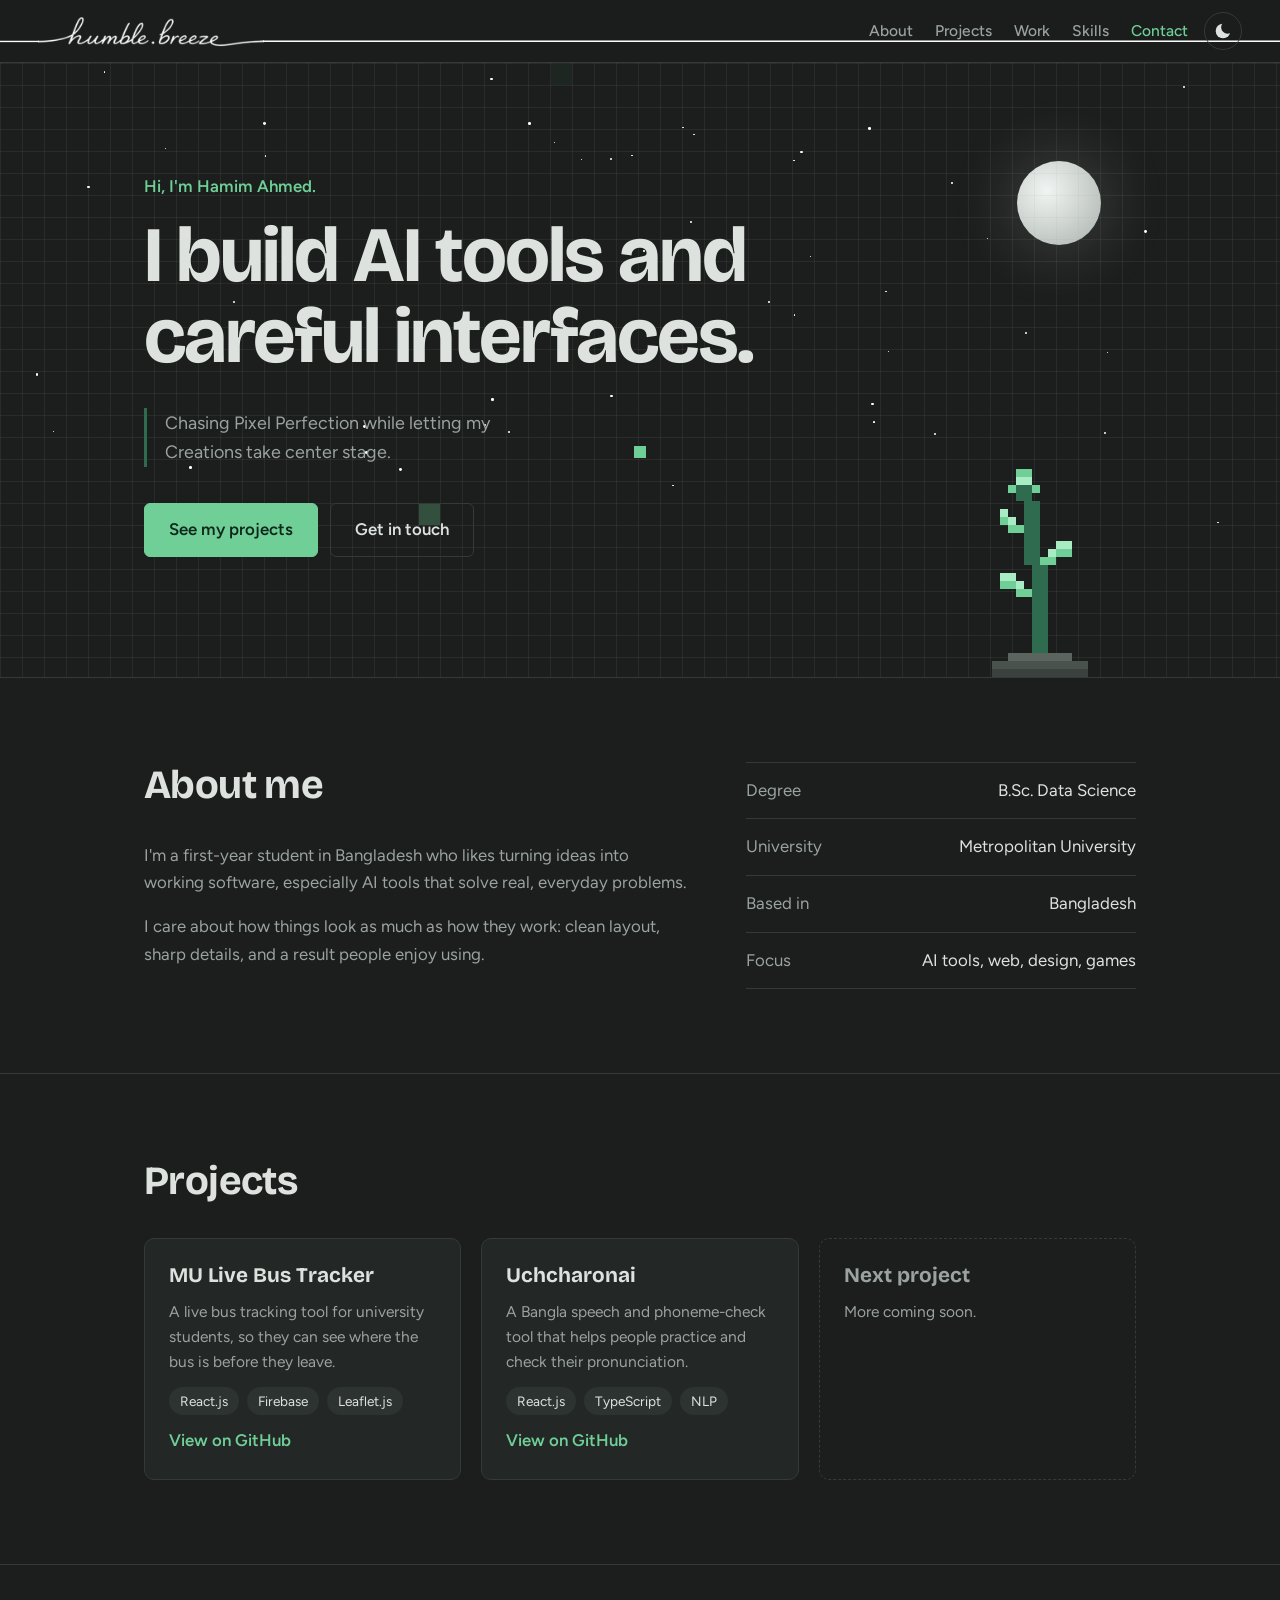
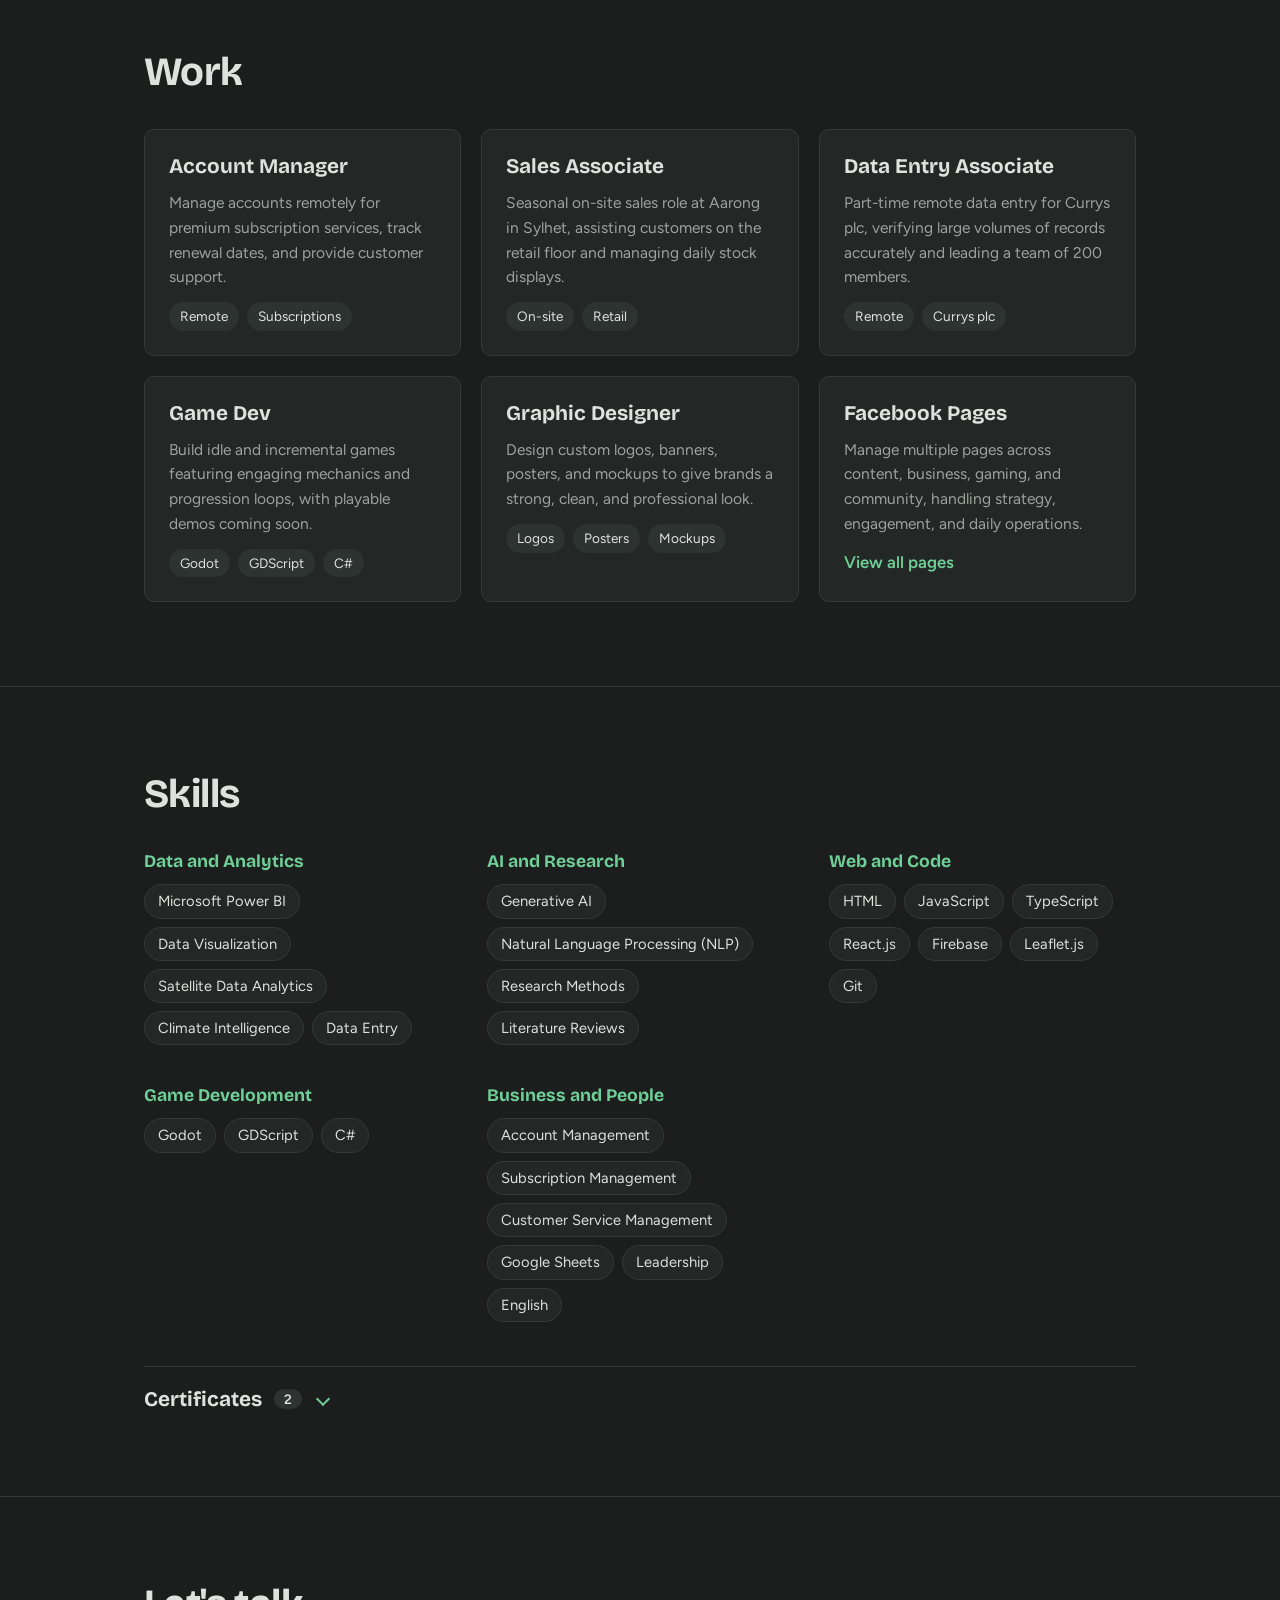
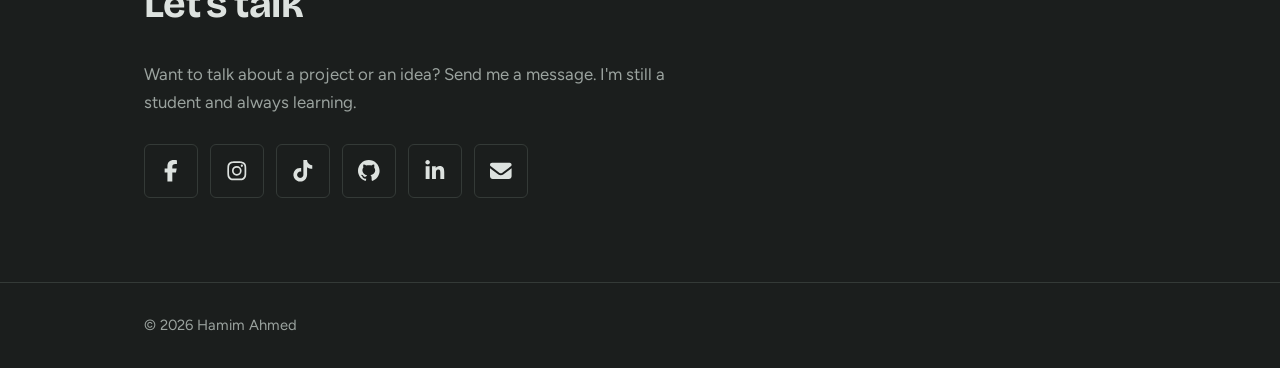
<file: index.html>
<!DOCTYPE html>
<html lang="en">
<head>
<meta charset="utf-8">
<meta name="viewport" content="width=device-width, initial-scale=1">
<title>Hamim Ahmed | Portfolio</title>
<link rel="icon" href="/favicon.ico" sizes="48x48">
<link rel="icon" type="image/png" sizes="192x192" href="/icon-192.png">
<link rel="apple-touch-icon" href="/apple-touch-icon.png">
<meta name="theme-color" content="#1b1e1d">
<meta property="og:type" content="website">
<meta property="og:title" content="Hamim Ahmed | Portfolio">
<meta property="og:description" content="Hamim Ahmed, Data Science student building AI tools and applied software.">
<meta property="og:url" content="https://humblehamim.pages.dev/">
<link rel="canonical" href="https://humblehamim.pages.dev/">
<link rel="preload" as="image" href="logo.png">
<meta property="og:image" content="https://humblehamim.pages.dev/og.png">
<meta property="og:image:alt" content="Hamim Ahmed, Data Science student building AI tools">
<meta name="twitter:card" content="summary_large_image">
<script type="application/ld+json">{"@context":"https://schema.org","@type":"Person","name":"Hamim Ahmed","url":"https://humblehamim.pages.dev/","alumniOf":"Metropolitan University","sameAs":["https://www.facebook.com/ImHamimAhmed","https://www.instagram.com/humble.hamim/","https://www.tiktok.com/@humble.hamim","https://github.com/HumbleHamim","https://www.linkedin.com/in/humblehamim/"]}</script>
<meta name="description" content="Hamim Ahmed, Data Science student building AI tools and applied software.">
<script>try{if(localStorage.getItem("theme")==="light")document.documentElement.setAttribute("data-theme","light")}catch(e){}</script>
<link rel="preconnect" href="https://fonts.googleapis.com">
<link rel="preconnect" href="https://fonts.gstatic.com" crossorigin>
<link href="https://fonts.googleapis.com/css2?family=Bricolage+Grotesque:opsz,wght@12..96,500;12..96,700&family=Figtree:wght@400;500;600&display=swap" rel="stylesheet">
<link rel="stylesheet" href="style.css">
</head>
<body>
<div id="bar"></div>

<header>
  <div class="bar-in">
    <a class="logo" href="#top" aria-label="Hamim Ahmed, home"><img src="logo.png" alt="" height="38" onerror="this.style.display='none';this.nextElementSibling.hidden=false;this.parentNode.classList.add('nologo')"><span hidden>Hamim Ahmed</span></a>
    <nav aria-label="Main">
      <a href="#about">About</a>
      <a href="#projects">Projects</a>
      <a href="#work">Work</a>
      <a href="#skills">Skills</a>
      <a href="#contact">Contact</a>
    </nav>
    <button id="theme" class="theme-btn" type="button" aria-label="Switch to light mode"><svg viewBox="0 0 24 24" width="22" height="22" aria-hidden="true"><mask id="moonmask"><rect width="24" height="24" fill="#fff"/><circle class="mm" cx="12" cy="12" r="7" fill="#000"/></mask><circle class="body" cx="12" cy="12" r="5" mask="url(#moonmask)" fill="currentColor"/><g class="rays" stroke="currentColor" stroke-width="2" stroke-linecap="round"><line x1="12" y1="1.6" x2="12" y2="3.8" transform="rotate(0 12 12)"/><line x1="12" y1="1.6" x2="12" y2="3.8" transform="rotate(45 12 12)"/><line x1="12" y1="1.6" x2="12" y2="3.8" transform="rotate(90 12 12)"/><line x1="12" y1="1.6" x2="12" y2="3.8" transform="rotate(135 12 12)"/><line x1="12" y1="1.6" x2="12" y2="3.8" transform="rotate(180 12 12)"/><line x1="12" y1="1.6" x2="12" y2="3.8" transform="rotate(225 12 12)"/><line x1="12" y1="1.6" x2="12" y2="3.8" transform="rotate(270 12 12)"/><line x1="12" y1="1.6" x2="12" y2="3.8" transform="rotate(315 12 12)"/></g></svg></button>
  </div>
</header>

<main id="top">

<div class="hero">
  <div class="sky" aria-hidden="true"><div class="stars"></div><div class="clouds"><i class="cloud c1"></i><i class="cloud c2"></i><i class="cloud c3"></i></div><i class="orb moon"></i><i class="orb sun"></i></div>
  <canvas id="grid" aria-hidden="true"></canvas>
  <canvas id="sprout" aria-hidden="true"></canvas>
  <div class="wrap">
    <p class="hello">Hi, I'm Hamim Ahmed.</p>
    <h1>I build AI tools and careful interfaces.</h1>
    <blockquote class="motto">Chasing Pixel Perfection while letting my<br>Creations take center stage.</blockquote>
    <div class="btns">
      <a class="btn main" href="#projects">See my projects</a>
      <a class="btn alt" href="#contact">Get in touch</a>
    </div>
  </div>
</div>

<section id="about">
  <div class="wrap about">
    <div>
      <h2>About me</h2>
      <p>I'm a first-year student in Bangladesh who likes turning ideas into working software, especially AI tools that solve real, everyday problems.</p>
      <p>I care about how things look as much as how they work: clean layout, sharp details, and a result people enjoy using.</p>
    </div>
    <ul class="facts">
      <li><span>Degree</span><span>B.Sc. Data Science</span></li>
      <li><span>University</span><span>Metropolitan University</span></li>
      <li><span>Based in</span><span>Bangladesh</span></li>
      <li><span>Focus</span><span>AI tools, web, design, games</span></li>
    </ul>
  </div>
</section>

<section id="projects">
  <div class="wrap">
    <h2>Projects</h2>
    <div class="cards">

      <!-- PROJECT CARD: copy this block to add a new project -->
      <article class="card">
        <h3>MU Live Bus Tracker</h3>
        <p>A live bus tracking tool for university students, so they can see where the bus is before they leave.</p>
        <div class="tags"><span>React.js</span><span>Firebase</span><span>Leaflet.js</span></div>
        <a href="https://github.com/HumbleHamim/MU-Bus-Tracker" target="_blank" rel="noopener">View on GitHub</a>
      </article>

      <article class="card">
        <h3>Uchcharonai</h3>
        <p>A Bangla speech and phoneme-check tool that helps people practice and check their pronunciation.</p>
        <div class="tags"><span>React.js</span><span>TypeScript</span><span>NLP</span></div>
        <a href="https://github.com/HumbleHamim/Uccharon-AI-by-Kirrahdia-team" target="_blank" rel="noopener">View on GitHub</a>
      </article>
      <!-- END PROJECT CARD -->

      <article class="card empty">
        <h3>Next project</h3>
        <p>More coming soon.</p>
      </article>

    </div>
  </div>
</section>

<section id="work">
  <div class="wrap">
    <h2>Work</h2>
    <div class="cards">
      <article class="card">
        <h3>Account Manager</h3>
        <p>Manage accounts remotely for premium subscription services, track renewal dates, and provide customer support.</p>
        <div class="tags"><span>Remote</span><span>Subscriptions</span></div>
      </article>
      <article class="card">
        <h3>Sales Associate</h3>
        <p>Seasonal on-site sales role at Aarong in Sylhet, assisting customers on the retail floor and managing daily stock displays.</p>
        <div class="tags"><span>On-site</span><span>Retail</span></div>
      </article>
      <article class="card">
        <h3>Data Entry Associate</h3>
        <p>Part-time remote data entry for Currys plc, verifying large volumes of records accurately and leading a team of 200 members.</p>
        <div class="tags"><span>Remote</span><span>Currys plc</span></div>
      </article>
      <article class="card">
        <h3>Game Dev</h3>
        <p>Build idle and incremental games featuring engaging mechanics and progression loops, with playable demos coming soon.</p>
        <div class="tags"><span>Godot</span><span>GDScript</span><span>C#</span></div>
      </article>
      <article class="card">
        <h3>Graphic Designer</h3>
        <p>Design custom logos, banners, posters, and mockups to give brands a strong, clean, and professional look.</p>
        <div class="tags"><span>Logos</span><span>Posters</span><span>Mockups</span></div>
      </article>
      <article class="card fbcard">
        <h3>Facebook Pages</h3>
        <p>Manage multiple pages across content, business, gaming, and community, handling strategy, engagement, and daily operations.</p>
        <button class="more" type="button" aria-expanded="false" aria-controls="pages-panel">View all pages</button>
        <div id="pages-panel" class="panel" hidden>
          <div class="cards compact">
              <article class="card">
                <h3>DSc Coven</h3>
                <p>Manage a student-led educational community and content page for Data Science students at Metropolitan University.</p>
                <a href="https://www.facebook.com/1062751756930092" target="_blank" rel="noopener">Visit page</a>
              </article>
              <article class="card">
                <h3>HRS Team</h3>
                <p>An online business run with two partners, built around affordable, trusted digital services for everyday users.</p>
                <a href="https://www.facebook.com/218362291365627" target="_blank" rel="noopener">Visit page</a>
              </article>
              <article class="card">
                <h3>Premium Education Hub</h3>
                <p>Manage and renew digital subscriptions for students, like ChatGPT, Gemini, Canva and Grammarly, so nothing ever lapses.</p>
                <a href="https://www.facebook.com/1070780342783674" target="_blank" rel="noopener">Visit page</a>
              </article>
              <article class="card">
                <h3>Premium Streaming Hub</h3>
                <p>Handle renewals for streaming subscriptions like YouTube Premium, Spotify and Netflix, as a personal assistant service.</p>
                <a href="https://www.facebook.com/617478764784424" target="_blank" rel="noopener">Visit page</a>
              </article>
              <article class="card">
                <h3>HRS Luxeven</h3>
                <p>Manage brand identity, daily operations, and business growth for a premium clothing line focused on timeless style.</p>
                <a href="https://www.facebook.com/1470755589448457" target="_blank" rel="noopener">Visit page</a>
              </article>
              <article class="card">
                <h3>RCL Empire</h3>
                <p>Manage content and community engagement for a Minecraft team on the Cyanplex server.</p>
                <a href="https://www.facebook.com/104432019343906" target="_blank" rel="noopener">Visit page</a>
              </article>
          </div>
        </div>
      </article>
    </div>
  </div>
</section>

<section id="skills">
  <div class="wrap">
    <h2>Skills</h2>
    <div class="skills">
      <div>
        <h3>Data and Analytics</h3>
        <ul><li>Microsoft Power BI</li><li>Data Visualization</li><li>Satellite Data Analytics</li><li>Climate Intelligence</li><li>Data Entry</li></ul>
      </div>
      <div>
        <h3>AI and Research</h3>
        <ul><li>Generative AI</li><li>Natural Language Processing (NLP)</li><li>Research Methods</li><li>Literature Reviews</li></ul>
      </div>
      <div>
        <h3>Web and Code</h3>
        <ul><li>HTML</li><li>JavaScript</li><li>TypeScript</li><li>React.js</li><li>Firebase</li><li>Leaflet.js</li><li>Git</li></ul>
      </div>
      <div>
        <h3>Game Development</h3>
        <ul><li>Godot</li><li>GDScript</li><li>C#</li></ul>
      </div>
      <div>
        <h3>Business and People</h3>
        <ul><li>Account Management</li><li>Subscription Management</li><li>Customer Service Management</li><li>Google Sheets</li><li>Leadership</li><li>English</li></ul>
      </div>
    </div>
    <details class="certs">
      <summary>Certificates <span>2</span></summary>
      <ul class="certlist">
        <li><strong>Satellite Data Analytics with Power BI – Climate &amp; Environmental Intelligence</strong><span>Metropolitan University Geography and Astronomical Society · Jul 2026</span></li>
        <li><strong>Using Generative and Agentic AI in the Literature Review</strong><span>Elsevier Researcher Academy · Oct 2026</span></li>
      </ul>
    </details>
  </div>
</section>

<section id="contact" class="contact">
  <div class="wrap">
    <h2>Let's talk</h2>
    <p>Want to talk about a project or an idea? Send me a message. I'm still a student and always learning.</p>
    <div class="links">
      <a class="btn alt icon-btn" href="https://www.facebook.com/ImHamimAhmed" target="_blank" rel="noopener" aria-label="Facebook" title="Facebook"><svg viewBox="0 0 320 512" aria-hidden="true"><path d="M80 299.3l0 212.7 116 0 0-212.7 86.5 0 18-97.8-104.5 0 0-34.6c0-51.7 20.3-71.5 72.7-71.5 16.3 0 29.4 .4 37 1.2l0-88.7C291.4 4 256.4 0 236.2 0 129.3 0 80 50.5 80 159.4l0 42.1-66 0 0 97.8 66 0z"/></svg></a>
      <a class="btn alt icon-btn" href="https://www.instagram.com/humble.hamim/" target="_blank" rel="noopener" aria-label="Instagram" title="Instagram"><svg viewBox="0 0 448 512" aria-hidden="true"><path d="M224.3 141a115 115 0 1 0 -.6 230 115 115 0 1 0 .6-230zm-.6 40.4a74.6 74.6 0 1 1 .6 149.2 74.6 74.6 0 1 1 -.6-149.2zm93.4-45.1a26.8 26.8 0 1 1 53.6 0 26.8 26.8 0 1 1 -53.6 0zm129.7 27.2c-1.7-35.9-9.9-67.7-36.2-93.9-26.2-26.2-58-34.4-93.9-36.2-37-2.1-147.9-2.1-184.9 0-35.8 1.7-67.6 9.9-93.9 36.1s-34.4 58-36.2 93.9c-2.1 37-2.1 147.9 0 184.9 1.7 35.9 9.9 67.7 36.2 93.9s58 34.4 93.9 36.2c37 2.1 147.9 2.1 184.9 0 35.9-1.7 67.7-9.9 93.9-36.2 26.2-26.2 34.4-58 36.2-93.9 2.1-37 2.1-147.8 0-184.8zM399 388c-7.8 19.6-22.9 34.7-42.6 42.6-29.5 11.7-99.5 9-132.1 9s-102.7 2.6-132.1-9c-19.6-7.8-34.7-22.9-42.6-42.6-11.7-29.5-9-99.5-9-132.1s-2.6-102.7 9-132.1c7.8-19.6 22.9-34.7 42.6-42.6 29.5-11.7 99.5-9 132.1-9s102.7-2.6 132.1 9c19.6 7.8 34.7 22.9 42.6 42.6 11.7 29.5 9 99.5 9 132.1s2.7 102.7-9 132.1z"/></svg></a>
      <a class="btn alt icon-btn" href="https://www.tiktok.com/@humble.hamim" target="_blank" rel="noopener" aria-label="TikTok" title="TikTok"><svg viewBox="0 0 448 512" aria-hidden="true"><path d="M448.5 209.9c-44 .1-87-13.6-122.8-39.2l0 178.7c0 33.1-10.1 65.4-29 92.6s-45.6 48-76.6 59.6-64.8 13.5-96.9 5.3-60.9-25.9-82.7-50.8-35.3-56-39-88.9 2.9-66.1 18.6-95.2 40-52.7 69.6-67.7 62.9-20.5 95.7-16l0 89.9c-15-4.7-31.1-4.6-46 .4s-27.9 14.6-37 27.3-14 28.1-13.9 43.9 5.2 31 14.5 43.7 22.4 22.1 37.4 26.9 31.1 4.8 46-.1 28-14.4 37.2-27.1 14.2-28.1 14.2-43.8l0-349.4 88 0c-.1 7.4 .6 14.9 1.9 22.2 3.1 16.3 9.4 31.9 18.7 45.7s21.3 25.6 35.2 34.6c19.9 13.1 43.2 20.1 67 20.1l0 87.4z"/></svg></a>
      <a class="btn alt icon-btn" href="https://github.com/HumbleHamim" target="_blank" rel="noopener" aria-label="GitHub" title="GitHub"><svg viewBox="0 0 512 512" aria-hidden="true"><path d="M216.5 362.5c-66-8-112.5-55.5-112.5-117 0-25 9-52 24-70-6.5-16.5-5.5-51.5 2-66 20-2.5 47 8 63 22.5 19-6 39-9 63.5-9s44.5 3 62.5 8.5c15.5-14 43-24.5 63-22 7 13.5 8 48.5 1.5 65.5 16 19 24.5 44.5 24.5 70.5 0 61.5-46.5 108-113.5 116.5 17 11 28.5 35 28.5 62.5l0 52C323 491.5 335.5 500 350.5 494 441 459.5 512 369 512 257 512 115.5 397 0 255.5 0S0 115.5 0 257c0 111 70.5 203 165.5 237.5 13.5 5 26.5-4 26.5-17.5l0-40c-7 3-16 5-24 5-33 0-52.5-18-66.5-51.5-5.5-13.5-11.5-21.5-23-23-6-.5-8-3-8-6 0-6 10-10.5 20-10.5 14.5 0 27 9 40 27.5 10 14.5 20.5 21 33 21s20.5-4.5 32-16c8.5-8.5 15-16 21-21z"/></svg></a>
      <a class="btn alt icon-btn" href="https://www.linkedin.com/in/humblehamim/" target="_blank" rel="noopener" aria-label="LinkedIn" title="LinkedIn"><svg viewBox="0 0 448 512" aria-hidden="true"><path d="M100.3 448l-92.9 0 0-299.1 92.9 0 0 299.1zM53.8 108.1C24.1 108.1 0 83.5 0 53.8 0 39.5 5.7 25.9 15.8 15.8s23.8-15.8 38-15.8 27.9 5.7 38 15.8 15.8 23.8 15.8 38c0 29.7-24.1 54.3-53.8 54.3zM447.9 448l-92.7 0 0-145.6c0-34.7-.7-79.2-48.3-79.2-48.3 0-55.7 37.7-55.7 76.7l0 148.1-92.8 0 0-299.1 89.1 0 0 40.8 1.3 0c12.4-23.5 42.7-48.3 87.9-48.3 94 0 111.3 61.9 111.3 142.3l0 164.3-.1 0z"/></svg></a>
      <a class="btn alt icon-btn" href="mailto:hamimhb123@gmail.com" aria-label="Email" title="Email"><svg viewBox="0 0 512 512" aria-hidden="true"><path d="M48 64c-26.5 0-48 21.5-48 48 0 15.1 7.1 29.3 19.2 38.4l208 156c17.1 12.8 40.5 12.8 57.6 0l208-156c12.1-9.1 19.2-23.3 19.2-38.4 0-26.5-21.5-48-48-48L48 64zM0 196L0 384c0 35.3 28.7 64 64 64l384 0c35.3 0 64-28.7 64-64l0-188-198.4 148.8c-34.1 25.6-81.1 25.6-115.2 0L0 196z"/></svg></a>
    </div>
  </div>
</section>

</main>

<!-- Icons: Font Awesome Free 6 (CC BY 4.0) https://fontawesome.com/license/free -->
<footer>
  <div class="wrap">&copy; <span id="yr"></span> Hamim Ahmed</div>
</footer>

<a href="#top" id="totop" aria-label="Back to top"><svg viewBox="0 0 24 24" aria-hidden="true"><path d="M12 19V6M6 12l6-6 6 6" fill="none" stroke="currentColor" stroke-width="2.4" stroke-linecap="round" stroke-linejoin="round"/></svg></a>
<script src="script.js"></script>
</body>
</html>
</file>
<file: style.css>
:root{
  --bg:#1b1e1d; --head:rgba(27,30,29,.88); --surface:#232726; --line:#343a37;
  --ash:#9ba39f; --silver:#dde2df; --green:#6fcf97; --green-deep:#2f6b4f;
  --display:'Bricolage Grotesque','Segoe UI',Arial,sans-serif;
  --body:'Figtree','Segoe UI',Arial,sans-serif;
}
*{box-sizing:border-box;margin:0;padding:0}
html{scroll-behavior:smooth}
body{background:var(--bg);color:var(--silver);font:400 1.05rem/1.65 var(--body)}
a{color:inherit}
:focus-visible{outline:2px solid var(--green);outline-offset:3px}
.wrap{max-width:1040px;margin:0 auto;padding:0 24px}

/* nav */
header{position:sticky;top:0;z-index:5;background:var(--head);backdrop-filter:blur(8px);border-bottom:1px solid var(--line)}
header .wrap{display:flex;justify-content:space-between;align-items:center;height:60px}
.logo{font:700 1.15rem var(--display);text-decoration:none}
nav{display:flex;gap:22px}
nav a{color:var(--ash);text-decoration:none;font-weight:500;font-size:.97rem}
nav a:hover{color:var(--green)}

/* hero */
.hero{position:relative;overflow:hidden;border-bottom:1px solid var(--line)}
#grid{position:absolute;inset:0;width:100%;height:100%}
.hero .wrap{position:relative;padding-top:110px;padding-bottom:120px;pointer-events:none}
.hero a,.hero .btn{pointer-events:auto}
.hello{color:var(--green);font-weight:600;margin-bottom:14px}
h1{font:700 clamp(2.5rem,7vw,4.9rem)/1.04 var(--display);letter-spacing:-.025em;max-width:14ch}
.motto{margin-top:30px;max-width:46ch;color:var(--ash);font-size:1.12rem;padding-left:18px;border-left:3px solid var(--green-deep)}
.btns{display:flex;gap:12px;margin-top:36px;flex-wrap:wrap}
.btn{display:inline-block;padding:12px 24px;border-radius:6px;font-weight:600;text-decoration:none;border:1px solid var(--line);transition:background .2s,border-color .2s}
.btn.main{background:var(--green);color:#10281c;border-color:var(--green)}
.btn.main:hover{background:#8be0ae}
.btn.alt:hover{border-color:var(--green);color:var(--green)}

/* sections */
section{padding:84px 0;border-bottom:1px solid var(--line)}
h2{font:700 clamp(1.8rem,4vw,2.5rem)/1.15 var(--display);letter-spacing:-.015em;margin-bottom:34px}
.about{display:grid;grid-template-columns:1.4fr 1fr;gap:56px}
.about p+p{margin-top:16px}
.about p{color:var(--ash)}
.facts{list-style:none;border-top:1px solid var(--line)}
.facts li{padding:14px 0;border-bottom:1px solid var(--line);display:flex;justify-content:space-between;gap:16px}
.facts span:first-child{color:var(--ash)}

/* projects */
.cards{display:grid;grid-template-columns:repeat(auto-fill,minmax(min(280px,100%),1fr));gap:20px;justify-content:start;align-items:stretch;grid-auto-flow:dense}
.card{background:var(--surface);border:1px solid var(--line);border-radius:10px;padding:24px;display:flex;flex-direction:column;gap:14px;transition:border-color .2s}
.card:hover{border-color:var(--green-deep)}
.card h3{font:700 1.3rem var(--display)}
.card p{color:var(--ash);font-size:.97rem;line-height:1.6}
.tags{display:flex;flex-wrap:wrap;gap:8px}
.tags span{font-size:.85rem;padding:3px 11px;border-radius:99px;background:#2d3331;color:var(--silver)}
.card a,.more{color:var(--green);font-weight:600;text-decoration:none}
.card a:hover{text-decoration:underline}
.card.empty{border-style:dashed;background:transparent}
.card.empty h3{color:var(--ash)}

/* skills */
.skills{display:grid;grid-template-columns:repeat(auto-fit,minmax(280px,1fr));gap:40px 36px}
.skills h3{font:700 1.1rem var(--display);margin-bottom:12px;color:var(--green)}
.skills ul{list-style:none;display:flex;flex-wrap:wrap;gap:8px}
.skills li{padding:4px 13px;border:1px solid var(--line);border-radius:99px;font-size:.92rem;color:var(--silver);background:var(--surface)}
.skills ul.plain{display:block}
.skills ul.plain li{border:0;border-bottom:1px solid var(--line);border-radius:0;background:none;color:var(--ash);padding:8px 0;font-size:.95rem}

/* contact */
.contact p{color:var(--ash);max-width:50ch;margin-bottom:28px}
.links{display:flex;flex-wrap:wrap;gap:12px}
footer{padding:30px 0;color:var(--ash);font-size:.92rem}

@media(max-width:760px){
  .about{grid-template-columns:1fr;gap:34px}
  nav{gap:14px}
  .hero .wrap{padding-top:70px;padding-bottom:80px}
  section{padding:60px 0}
}

/* sprout */
#sprout{position:absolute;right:max(24px,calc((100% - 1040px)/2 + 24px));bottom:0;width:192px;height:256px;image-rendering:pixelated;pointer-events:none}
@media(max-width:760px){#sprout{width:120px;height:160px;right:12px;opacity:.9}}

/* scroll progress */
#bar{position:fixed;top:0;left:0;height:3px;width:100%;background:var(--green);transform:scaleX(0);transform-origin:left;z-index:20}

/* custom cursor (pixel trail) */
.tr{position:fixed;left:0;top:0;pointer-events:none;z-index:99;background:var(--green);will-change:transform}
.tr.head{transition:width .15s,height .15s,background .15s,margin .15s}
.tr.head.big{width:34px!important;height:34px!important;margin:-10px 0 0 -10px;background:transparent;border:2px solid var(--green)}

/* load-in + scroll reveal */
.w{display:inline-block;animation:wordIn .8s cubic-bezier(.2,.7,.2,1) both}
@keyframes wordIn{from{opacity:0;transform:translateY(.6em)}to{opacity:1;transform:none}}
@keyframes fadeUp{from{opacity:0;transform:translateY(14px)}to{opacity:1;transform:none}}
.hello{animation:fadeUp .7s both}
.motto{animation:fadeUp .8s .7s both}
.btns{animation:fadeUp .8s .95s both}
.rv{opacity:0;transform:translateY(22px);transition:opacity .6s ease,transform .6s ease}
.rv.in{opacity:1;transform:none}
.card{transition:border-color .2s,transform .25s}
.card:hover{transform:translateY(-4px)}
.btn{transition:background .2s,border-color .2s,transform .2s}
.btn:hover{transform:translateY(-2px)}
@media(prefers-reduced-motion:reduce){
  .w,.hello,.motto,.btns{animation:none}
  .rv{opacity:1;transform:none;transition:none}
}

@media(max-width:700px){.cards{justify-content:center}}
.card{gap:12px}
.more{background:none;border:0;padding:0;font:inherit;font-weight:600;cursor:pointer;text-align:left;width:max-content;color:var(--green)}
.more:hover{text-decoration:underline}

/* navbar: logo hard left, links hard right (glass kept) */
header .bar-in{display:flex;justify-content:space-between;align-items:center;height:62px;padding:0 clamp(14px,3vw,40px);gap:16px}
.logo{display:flex;align-items:center;gap:10px;flex-shrink:0}
.logo img{height:38px;width:auto;display:block}
header nav{margin-left:auto}
@media(max-width:520px){header nav{gap:12px}header nav a{font-size:.88rem}.logo{font-size:1rem}}
@media(max-width:380px){header nav{gap:9px}header nav a{font-size:.8rem}}

/* Facebook pages expand inside their own card */
.card.fbcard.open{grid-column:1/-1}
.card.fbcard:hover{transform:none}
.panel{margin-top:6px;padding-top:20px;border-top:1px solid var(--line)}
.panel[hidden]{display:none}
.cards.compact{grid-template-columns:repeat(auto-fill,minmax(min(240px,100%),1fr));grid-auto-rows:1fr;align-items:stretch;grid-auto-flow:row}
.cards.compact .card{padding:18px;background:var(--bg)}
.cards.compact .card:hover{transform:none}

/* certificates dropdown */
.certs{margin-top:44px;border-top:1px solid var(--line);padding-top:20px}
.certs summary{cursor:pointer;font:700 1.3rem var(--display);list-style:none;display:flex;align-items:center;gap:12px}
.certs summary::-webkit-details-marker{display:none}
.certs summary::after{content:"";width:8px;height:8px;border-right:2px solid var(--green);border-bottom:2px solid var(--green);transform:rotate(45deg);transition:transform .2s;margin-left:4px}
.certs[open] summary::after{transform:rotate(-135deg)}
.certs summary span{font:600 .85rem var(--body);background:#2d3331;border-radius:99px;padding:2px 10px;color:var(--silver)}
.certlist{list-style:none;margin-top:16px;max-height:360px;overflow-y:auto;max-width:760px}
.certlist li{padding:14px 0;border-bottom:1px solid var(--line);display:flex;flex-direction:column;gap:2px}
.certlist strong{font-weight:600;color:var(--silver)}
.certlist span{color:var(--ash);font-size:.93rem}

/* contact icons */
.links .btn i{margin-right:8px}

/* logo swoosh lines continue to both ends of the navbar */
header{overflow:hidden}
.logo{position:relative;--ly:78%}
header nav{position:relative;z-index:1}

/* logo lines: measured from logo.png by script.js */
.ln{position:absolute;width:100vw;pointer-events:none}
.logo.fallback::before,.logo.fallback::after{content:"";position:absolute;top:78%;height:1.5px;width:100vw;background:var(--silver);pointer-events:none}
.logo.fallback::before{right:100%}
.logo.fallback::after{left:100%}

/* day / night switch */
body{transition:background .3s,color .3s}
.theme-btn{flex-shrink:0;width:38px;height:38px;border-radius:50%;border:1px solid var(--line);background:transparent;color:var(--silver);cursor:pointer;font-size:1rem;position:relative;z-index:1;transition:border-color .2s,color .2s}
.theme-btn:hover{border-color:var(--green);color:var(--green)}
:root[data-theme="light"]{--bg:#f2f4f3;--head:rgba(242,244,243,.88);--surface:#ffffff;--line:#d3d9d5;--ash:#59635d;--silver:#1b2420;--green:#1f8a56;--green-deep:#9bd3b4}
[data-theme="light"] .tags span,[data-theme="light"] .certs summary span{background:#e3e8e5}
[data-theme="light"] .btn.main{color:#fff}
[data-theme="light"] .btn.main:hover{background:#25a368}
[data-theme="light"] .logo img,[data-theme="light"] .ln{filter:invert(1)}

/* small screens: logo + switch on the first row, links on the second */
header .bar-in{flex-wrap:wrap}
@media(max-width:600px){
  header .bar-in{height:auto;padding-top:8px;padding-bottom:6px;row-gap:4px}
  .logo img{height:30px}
  .theme-btn{margin-left:auto;width:34px;height:34px}
  header nav{order:3;width:100%;margin-left:0;justify-content:space-between}
}

/* icon-only contact buttons */
.links .btn.icon{width:52px;height:52px;padding:0;display:inline-flex;align-items:center;justify-content:center;font-size:1.25rem}
.links .btn.icon i{margin:0}

/* icon-only contact buttons */
.icon-btn{width:54px;height:54px;padding:0;display:inline-flex;align-items:center;justify-content:center;font-size:1.3rem}
.links .icon-btn i{margin:0}
.icon-btn:hover{color:var(--green)}

/* animated sun / moon toggle */
.theme-btn svg{overflow:visible;display:block;margin:auto}
.theme-btn .body{r:8;transition:r .5s}
.theme-btn .mm{transform:translate(5px,-4px);transition:transform .5s}
.theme-btn .rays{transform-origin:12px 12px;transform:rotate(-90deg) scale(0);opacity:0;transition:transform .5s,opacity .4s}
:root[data-theme="light"] .theme-btn .body{r:5}
:root[data-theme="light"] .theme-btn .mm{transform:translate(14px,-14px)}
:root[data-theme="light"] .theme-btn .rays{transform:none;opacity:1}

/* circular colour wipe from the button */
::view-transition-old(root),::view-transition-new(root){animation:none;mix-blend-mode:normal}
::view-transition-old(root){z-index:1}
::view-transition-new(root){z-index:2}
html.theming,html.theming *{transition:background-color .45s,color .45s,border-color .45s!important}

/* hero sky */
.sky{position:absolute;inset:0;pointer-events:none;overflow:hidden}
.orb{position:absolute;border-radius:50%;width:84px;height:84px;right:14%;top:16%;transition:transform 1.1s cubic-bezier(.4,0,.2,1),opacity .8s}
.moon{background:radial-gradient(circle at 35% 35%,#f1f4f2,#aab3ae);box-shadow:0 0 60px 10px rgba(221,226,223,.16)}
.sun{background:radial-gradient(circle,#fff3bf,#f3c94f);box-shadow:0 0 80px 24px rgba(243,201,79,.35);transform:translateY(280px);opacity:0}
:root[data-theme="light"] .moon{transform:translateY(280px);opacity:0}
:root[data-theme="light"] .sun{transform:none;opacity:1}
.stars,.clouds{position:absolute;inset:0;transition:opacity .9s}
.clouds{opacity:0}
:root[data-theme="light"] .stars{opacity:0}
:root[data-theme="light"] .clouds{opacity:1}
.star{position:absolute;border-radius:50%;background:#fff;animation:tw 3s ease-in-out infinite}
@keyframes tw{0%,100%{opacity:.2}50%{opacity:1}}
.cloud{position:absolute;left:0;height:30px;width:110px;background:#fff;border-radius:30px;box-shadow:0 6px 18px rgba(30,40,35,.08);animation:drift 90s linear infinite;--s:1}
.cloud::before,.cloud::after{content:"";position:absolute;border-radius:50%;background:#fff}
.cloud::before{width:48px;height:48px;top:-24px;left:18px}
.cloud::after{width:34px;height:34px;top:-16px;left:58px}
.c1{top:22%;animation-delay:-20s}
.c2{top:50%;--s:.7;animation-duration:120s;animation-delay:-70s}
.c3{top:10%;--s:.5;animation-duration:150s;animation-delay:-110s}
@keyframes drift{from{transform:translateX(-240px) scale(var(--s))}to{transform:translateX(105vw) scale(var(--s))}}
@media(max-width:600px){.orb{width:60px;height:60px;right:8%;top:10%}}
@media(prefers-reduced-motion:reduce){.cloud,.star{animation:none}.orb,.stars,.clouds{transition:none}}

.logo img{position:relative;z-index:1}
.ln{z-index:0;max-width:none}

/* never scroll sideways */
html,body{overflow-x:clip;max-width:100%}
img{max-width:100%}
/* 404 page */
.nf{min-height:100vh;display:grid;place-content:center;text-align:center;padding:24px;gap:14px}
.nf h1{max-width:none;font-size:clamp(4rem,16vw,9rem)}
.nf p{color:var(--ash)}
.nf .btn{justify-self:center;margin-top:10px}
@media(max-width:520px){.motto br{display:none}}

/* anchors clear the sticky header */
html{scroll-padding-top:62px}
@media(max-width:600px){html{scroll-padding-top:92px}}

/* inline icons */
.icon-btn svg{width:1.35rem;height:1.35rem;fill:currentColor;display:block}

/* active menu link */
header nav a.on{color:var(--green)}

/* back to top */
#totop{position:fixed;right:20px;bottom:20px;width:44px;height:44px;border-radius:50%;background:var(--surface);border:1px solid var(--line);color:var(--silver);display:grid;place-content:center;opacity:0;transform:translateY(12px);pointer-events:none;transition:opacity .25s,transform .25s,border-color .2s,color .2s;z-index:15}
#totop svg{width:20px;height:20px}
#totop.show{opacity:1;transform:none;pointer-events:auto}
#totop:hover{border-color:var(--green);color:var(--green)}

/* save battery: freeze sky animation when hero is off screen */
.hero.off .sky *{animation-play-state:paused}
</file>
